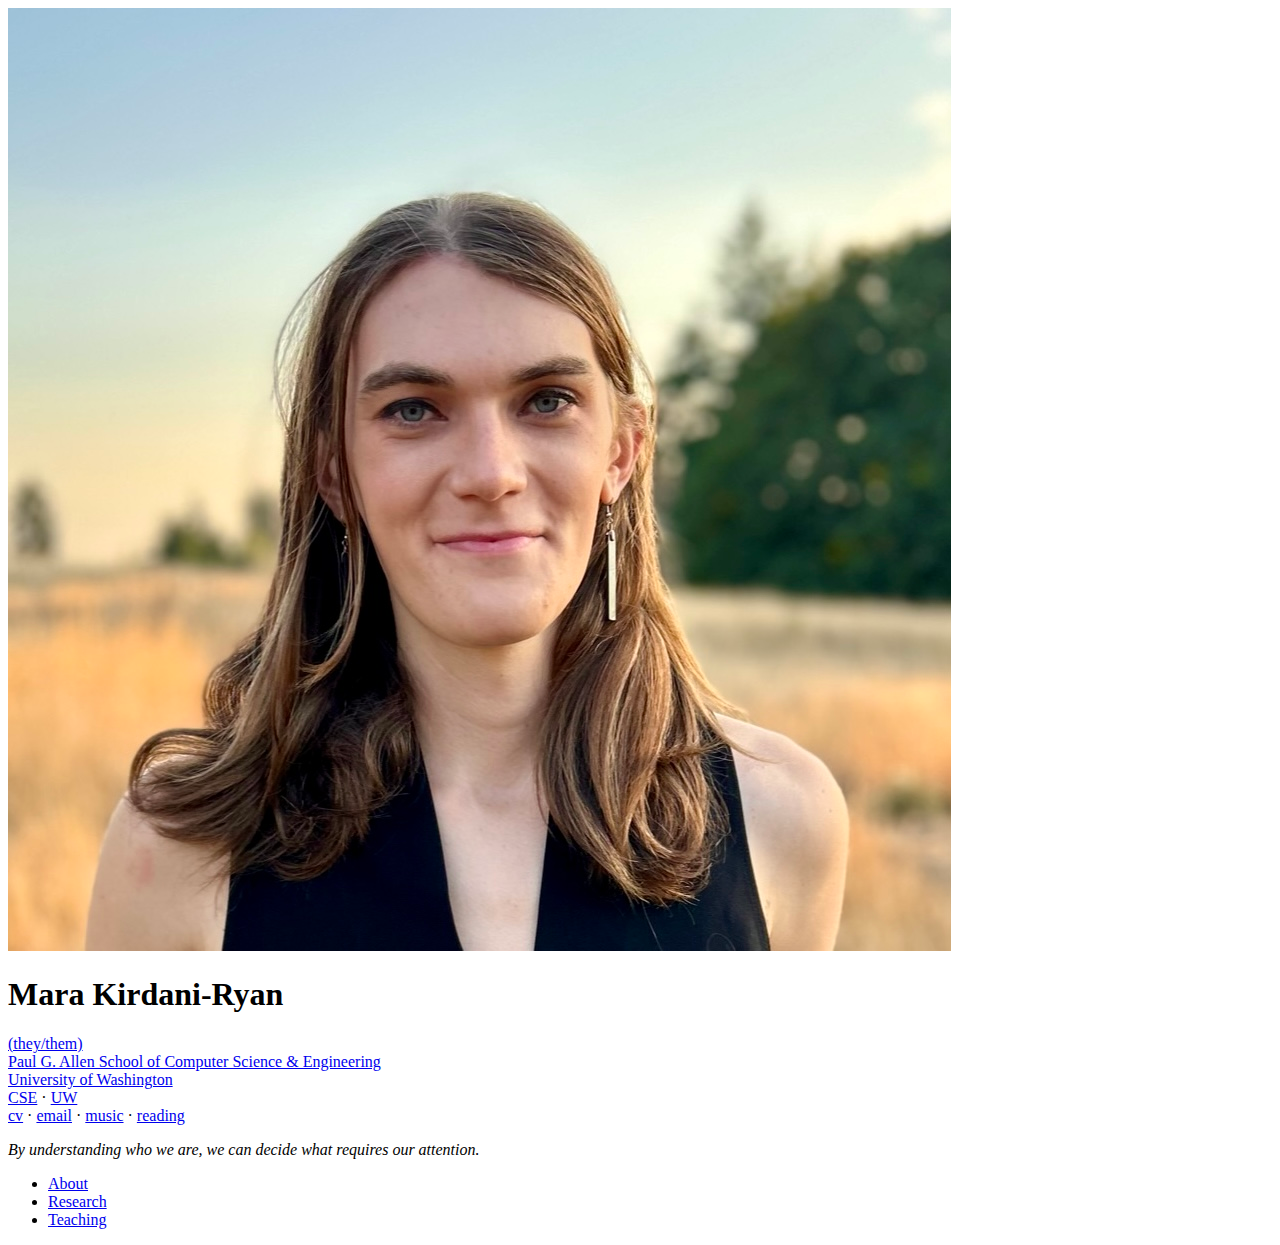
<file: index.html>
<!DOCTYPE html>
<html lang="en-us">
<head>
	<meta name="generator" content="Hugo 0.117.0">
    <meta charset="utf-8" />
    <meta http-equiv="X-UA-Compatible" content="IE=edge">
    <title>Mara Kirdani-Ryan</title>
    <meta name="viewport" content="width=device-width, initial-scale=1">
	<link rel="icon" href="data:image/svg+xml,<svg xmlns=%22http://www.w3.org/2000/svg%22 viewBox=%220 0 100 100%22><text y=%22.9em%22 font-size=%2290%22>✨</text></svg>">

    <link rel="manifest" href=https://marakr.com/site.webmanifest>
    <link rel="mask-icon" href=https://marakr.com/safari-pinned-tab.svg color="#5bbad5">
    <meta name="msapplication-TileColor" content="#da532c">
    <meta name="theme-color" content="#ffffff">

    <script src="https://code.jquery.com/jquery-3.2.1.min.js" integrity="sha256-hwg4gsxgFZhOsEEamdOYGBf13FyQuiTwlAQgxVSNgt4=" crossorigin="anonymous"></script>
	

    <script src=https://marakr.com/js/main.js></script>
    <link rel="stylesheet" type="text/css" media="screen" href=https://marakr.com/css/style.css />
</head>

<body>
<div class="outerContainer" id="outerContainer">
	<div class="header fade">
		<div class="header-img">
			<img src="img/profile.jpg"
				alt="Mara, similing slightly, trying to figure out what to do with their hands">
		</div>
		<div class="header-bio">
			<h1>Mara Kirdani-Ryan</h1>
			<a href="https://www.mypronouns.org/they-them">(they/them)</a>
			<br>
			<div class="desktop">
				<a href="https://cs.washington.edu">Paul G. Allen School of Computer Science & Engineering</a>
				<br>
				<a  href="https://uw.edu">University of Washington</a>
			</div>
			<div class="mobile">
				<a href="https://cs.washington.edu">CSE</a> · <a href="https://uw.edu">UW</a>
			</div>
			<a href=papers/cv.pdf>cv</a> · <a href="mailto:marakr@uw.edu">email</a> · <a href="https://bandcamp.com/marakr">music</a> · <a href="https://www.librarything.com/catalog/marakr">reading</a>
			
			
			<p class="quote"><i>By understanding who we are, we can decide what requires our attention. </i></p>
		</div>
	</div>
	<nav>
		<ul class="nav fade space-around">
			<li class="nav"><a class="nav" id="about" href="#">  About  </a></li>
			<li class="nav"><a class="nav" id="research" href="#">  Research  </a></li>
			<li class="nav"><a class="nav" id="teaching" href="#">  Teaching </a></li>
		</ul>
	</nav>

	<div id="body">
		<div id="body_about"></div>
		<div id="body_pubs"></div>
		<div id="body_teaching"></div>
	</div>
</div>
</body>
</html>
</file>
